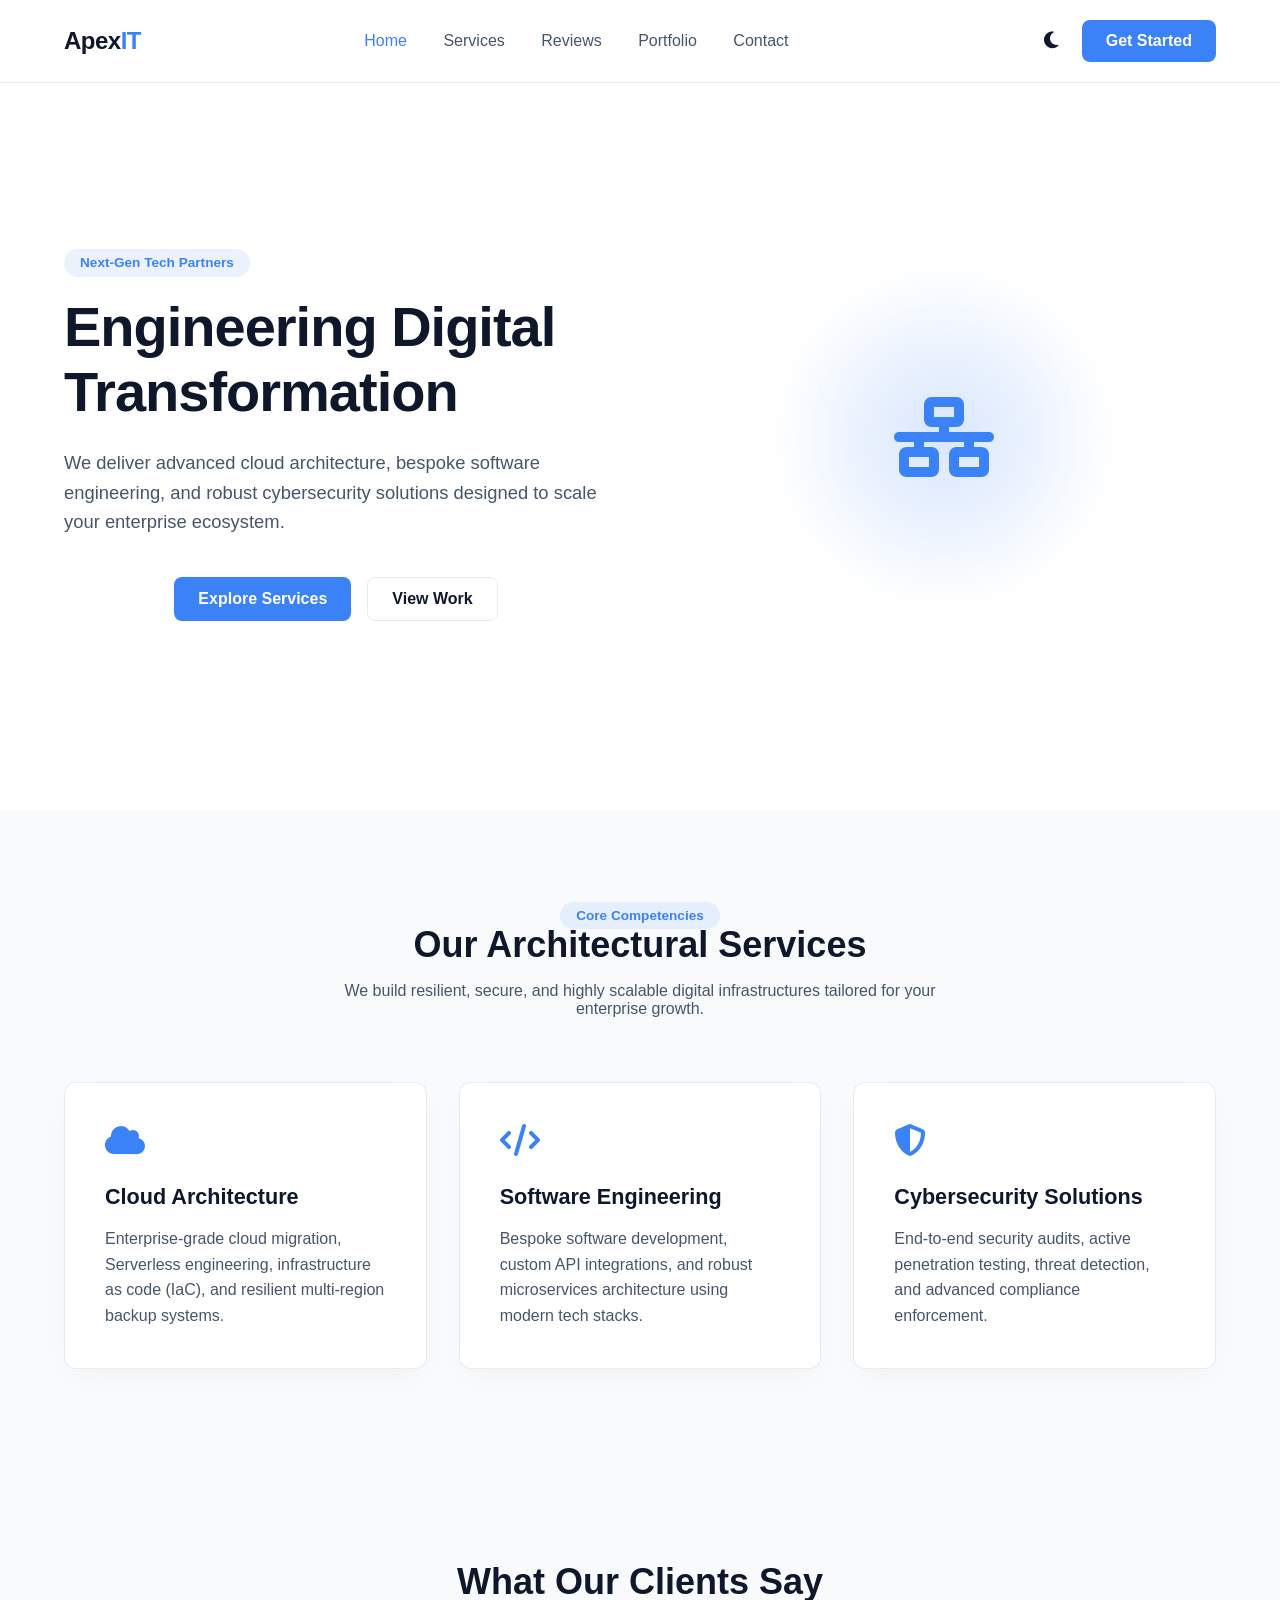
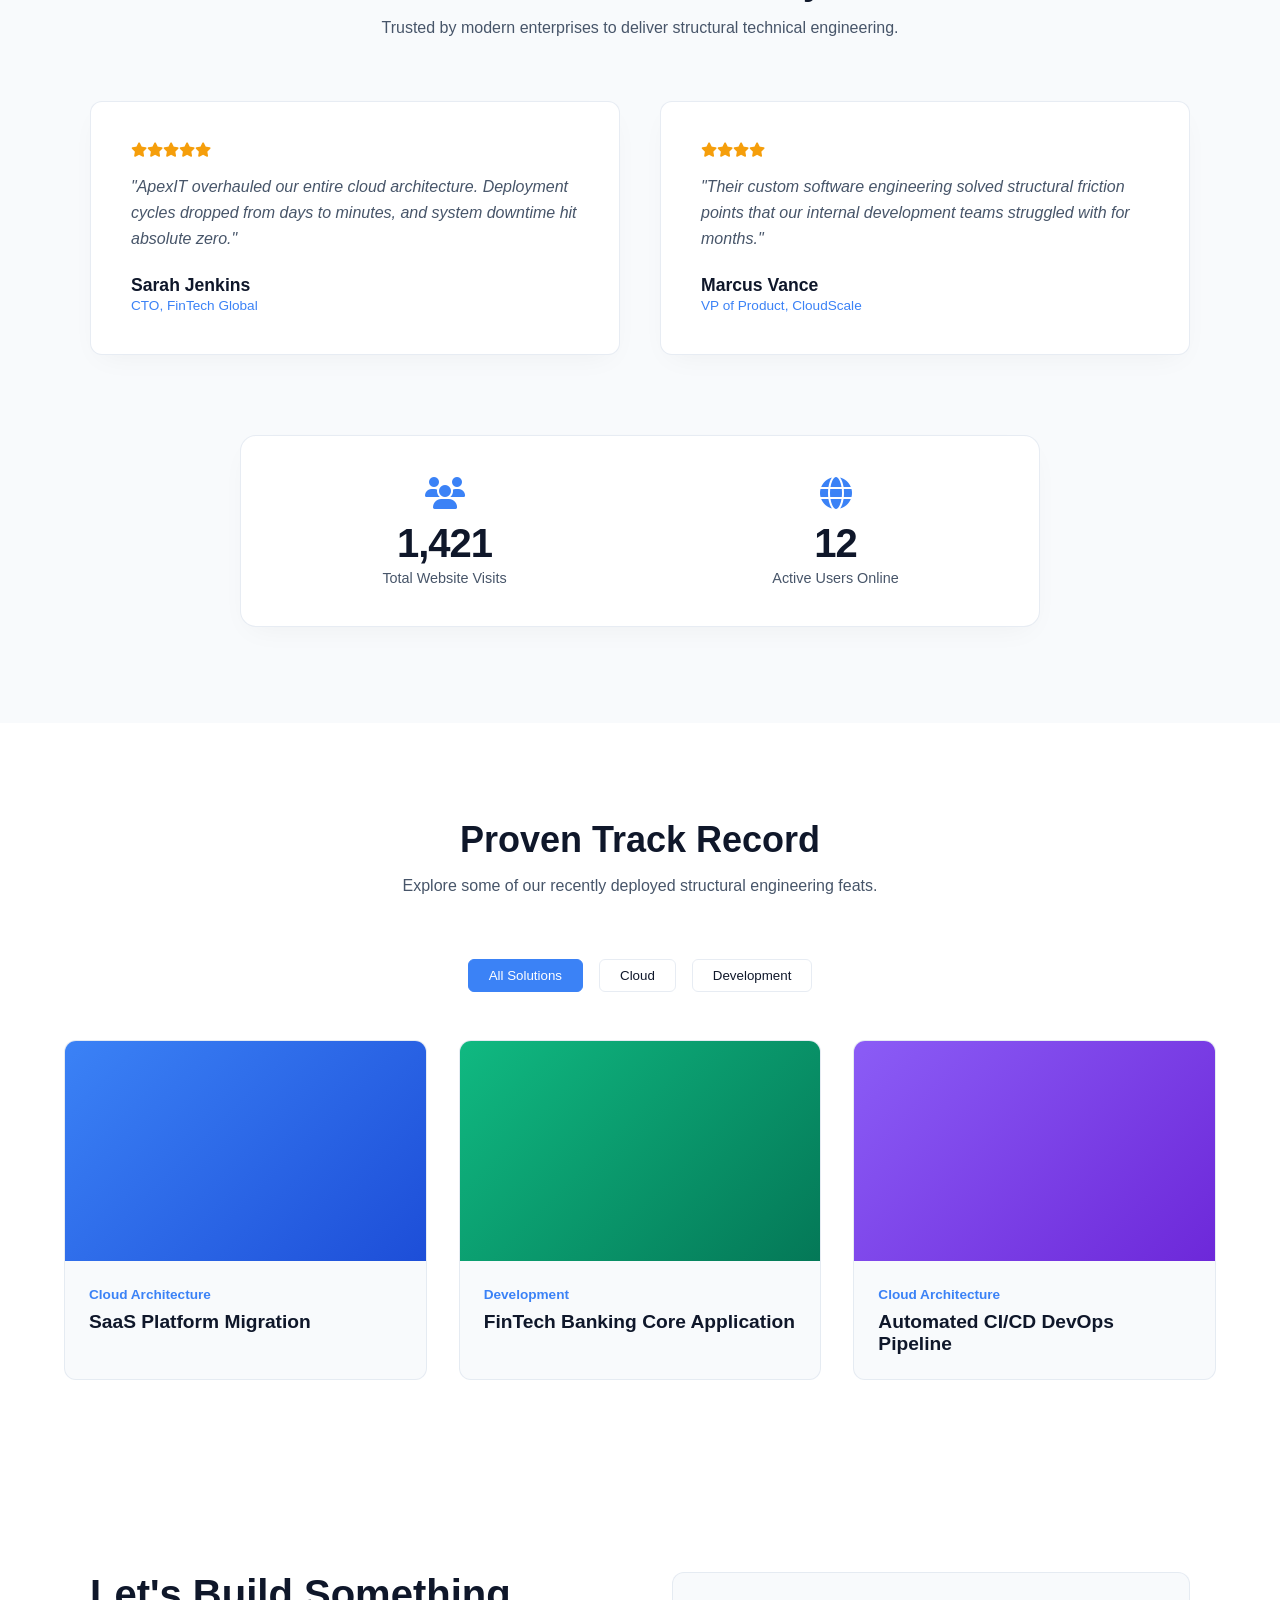
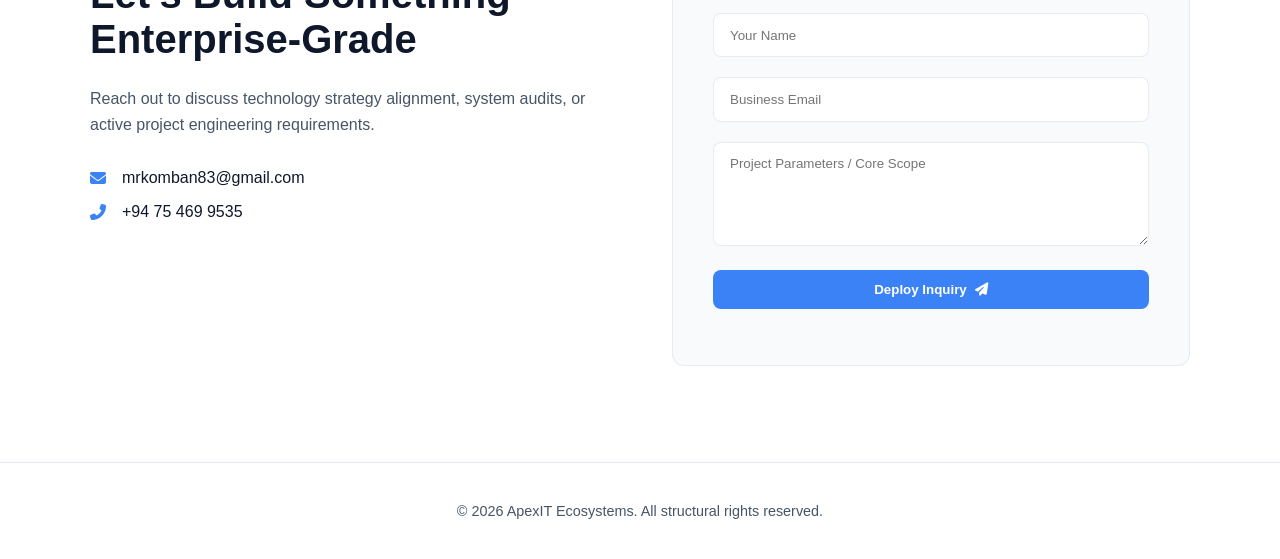
<file: index.html>
<!DOCTYPE html>
<html lang="en">
<head>
    <meta charset="UTF-8">
    <meta name="viewport" content="width=device-width, initial-scale=1.0">
    <title>ApexIT // Advanced Tech Solutions</title>
    <link rel="stylesheet" href="style.css">
    <link rel="stylesheet" href="https://cdnjs.cloudflare.com/ajax/libs/font-awesome/6.4.0/css/all.min.css">
</head>
<body>

    <header class="navbar">
        <div class="logo">Apex<span>IT</span></div>
        <nav class="nav-links">
            <a href="#hero" class="active">Home</a>
            <a href="#services">Services</a>
            <a href="#testimonials">Reviews</a>
            <a href="#portfolio">Portfolio</a>
            <a href="#contact">Contact</a>
        </nav>
        <div class="nav-actions">
            <button id="theme-toggle" aria-label="Toggle Dark Mode">
                <i class="fas fa-moon"></i>
            </button>
            <a href="#contact" class="btn btn-primary">Get Started</a>
            <button class="menu-toggle" aria-label="Open Menu">
                <i class="fas fa-bars"></i>
            </button>
        </div>
    </header>

    <section id="hero" class="hero-section">
        <div class="hero-content">
            <span class="badge">Next-Gen Tech Partners</span>
            <h1>Engineering Digital Transformation</h1>
            <p>We deliver advanced cloud architecture, bespoke software engineering, and robust cybersecurity solutions designed to scale your enterprise ecosystem.</p>
            <div class="hero-buttons">
                <a href="#services" class="btn btn-primary">Explore Services</a>
                <a href="#portfolio" class="btn btn-secondary">View Work</a>
            </div>
        </div>
        <div class="hero-visual">
            <div class="tech-glow-circle"></div>
            <i class="fas fa-network-wired floating-icon"></i>
        </div>
    </section>

    <!-- =======================================================
         New Interactive Services Section
         ======================================================= -->
    <section id="services" class="services-section">
        <div class="section-header">
            <span class="badge">Core Competencies</span>
            <h2>Our Architectural Services</h2>
            <p>We build resilient, secure, and highly scalable digital infrastructures tailored for your enterprise growth.</p>
        </div>
        <div class="services-grid">
            <!-- Service 1 -->
            <div class="service-card">
                <div class="service-icon"><i class="fas fa-cloud"></i></div>
                <h3>Cloud Architecture</h3>
                <p>Enterprise-grade cloud migration, Serverless engineering, infrastructure as code (IaC), and resilient multi-region backup systems.</p>
            </div>
            <!-- Service 2 -->
            <div class="service-card">
                <div class="service-icon"><i class="fas fa-code"></i></div>
                <h3>Software Engineering</h3>
                <p>Bespoke software development, custom API integrations, and robust microservices architecture using modern tech stacks.</p>
            </div>
            <!-- Service 3 -->
            <div class="service-card">
                <div class="service-icon"><i class="fas fa-shield-alt"></i></div>
                <h3>Cybersecurity Solutions</h3>
                <p>End-to-end security audits, active penetration testing, threat detection, and advanced compliance enforcement.</p>
            </div>
        </div>
    </section>

    <!-- New Testimonials & Live Stats Section -->
    <section id="testimonials" class="testimonials-section">
        <div class="section-header">
            <h2>What Our Clients Say</h2>
            <p>Trusted by modern enterprises to deliver structural technical engineering.</p>
        </div>
        
        <!-- Testimonials Grid -->
        <div class="testimonials-grid">
            <div class="testimonial-card">
                <div class="stars"><i class="fas fa-star"></i><i class="fas fa-star"></i><i class="fas fa-star"></i><i class="fas fa-star"></i><i class="fas fa-star"></i></div>
                <p>"ApexIT overhauled our entire cloud architecture. Deployment cycles dropped from days to minutes, and system downtime hit absolute zero."</p>
                <div class="client-info">
                    <h4>Sarah Jenkins</h4>
                    <span>CTO, FinTech Global</span>
                </div>
            </div>
            <div class="testimonial-card">
                <div class="stars"><i class="fas fa-star"></i><i class="fas fa-star"></i><i class="fas fa-star"></i><i class="fas fa-star"></i></div>
                <p>"Their custom software engineering solved structural friction points that our internal development teams struggled with for months."</p>
                <div class="client-info">
                    <h4>Marcus Vance</h4>
                    <span>VP of Product, CloudScale</span>
                </div>
            </div>
        </div>

        <!-- Live Website Performance Metrics Counter -->
        <div class="stats-container">
            <div class="stat-box">
                <div class="stat-icon"><i class="fas fa-users"></i></div>
                <div class="stat-number" id="visitor-count">1,420</div>
                <div class="stat-label">Total Website Visits</div>
            </div>
            <div class="stat-box">
                <div class="stat-icon pulse-icon"><i class="fas fa-globe"></i></div>
                <div class="stat-number" id="active-count">12</div>
                <div class="stat-label">Active Users Online</div>
            </div>
        </div>
    </section>

    <section id="portfolio" class="portfolio-section">
        <div class="section-header">
            <h2>Proven Track Record</h2>
            <p>Explore some of our recently deployed structural engineering feats.</p>
        </div>
        <div class="portfolio-filters">
            <button class="filter-btn active" data-filter="all">All Solutions</button>
            <button class="filter-btn" data-filter="cloud">Cloud</button>
            <button class="filter-btn" data-filter="dev">Development</button>
        </div>
        <div class="portfolio-grid">
            <div class="portfolio-item show" data-category="cloud">
                <div class="portfolio-img" style="background: linear-gradient(135deg, #3b82f6, #1d4ed8);"></div>
                <div class="portfolio-info">
                    <span>Cloud Architecture</span>
                    <h3>SaaS Platform Migration</h3>
                </div>
            </div>
            <div class="portfolio-item show" data-category="dev">
                <div class="portfolio-img" style="background: linear-gradient(135deg, #10b981, #047857);"></div>
                <div class="portfolio-info">
                    <span>Development</span>
                    <h3>FinTech Banking Core Application</h3>
                </div>
            </div>
            <div class="portfolio-item show" data-category="cloud">
                <div class="portfolio-img" style="background: linear-gradient(135deg, #8b5cf6, #6d28d9);"></div>
                <div class="portfolio-info">
                    <span>Cloud Architecture</span>
                    <h3>Automated CI/CD DevOps Pipeline</h3>
                </div>
            </div>
        </div>
    </section>

    <section id="contact" class="contact-section">
        <div class="contact-container">
            <div class="contact-info">
                <h2>Let's Build Something Enterprise-Grade</h2>
                <p>Reach out to discuss technology strategy alignment, system audits, or active project engineering requirements.</p>
                <div class="info-list">
                    <div class="info-item"><i class="fas fa-envelope"></i> mrkomban83@gmail.com</div>
                    <div class="info-item"><i class="fas fa-phone-alt"></i> +94 75 469 9535</div>
                </div>
            </div>
            <form id="contactForm" class="contact-form">
                <div class="form-group">
                    <input type="text" id="name" required placeholder="Your Name">
                </div>
                <div class="form-group">
                    <input type="email" id="email" required placeholder="Business Email">
                </div>
                <div class="form-group">
                    <textarea id="message" rows="5" required placeholder="Project Parameters / Core Scope"></textarea>
                </div>
                <button type="submit" class="btn btn-primary w-full">Deploy Inquiry <i class="fas fa-paper-plane"></i></button>
                <div id="formStatus" class="form-status"></div>
            </form>
        </div>
    </section>

    <footer>
        <p>&copy; 2026 ApexIT Ecosystems. All structural rights reserved.</p>
    </footer>

    <script src="popo2.js"></script>
</body>
</html>
</file>
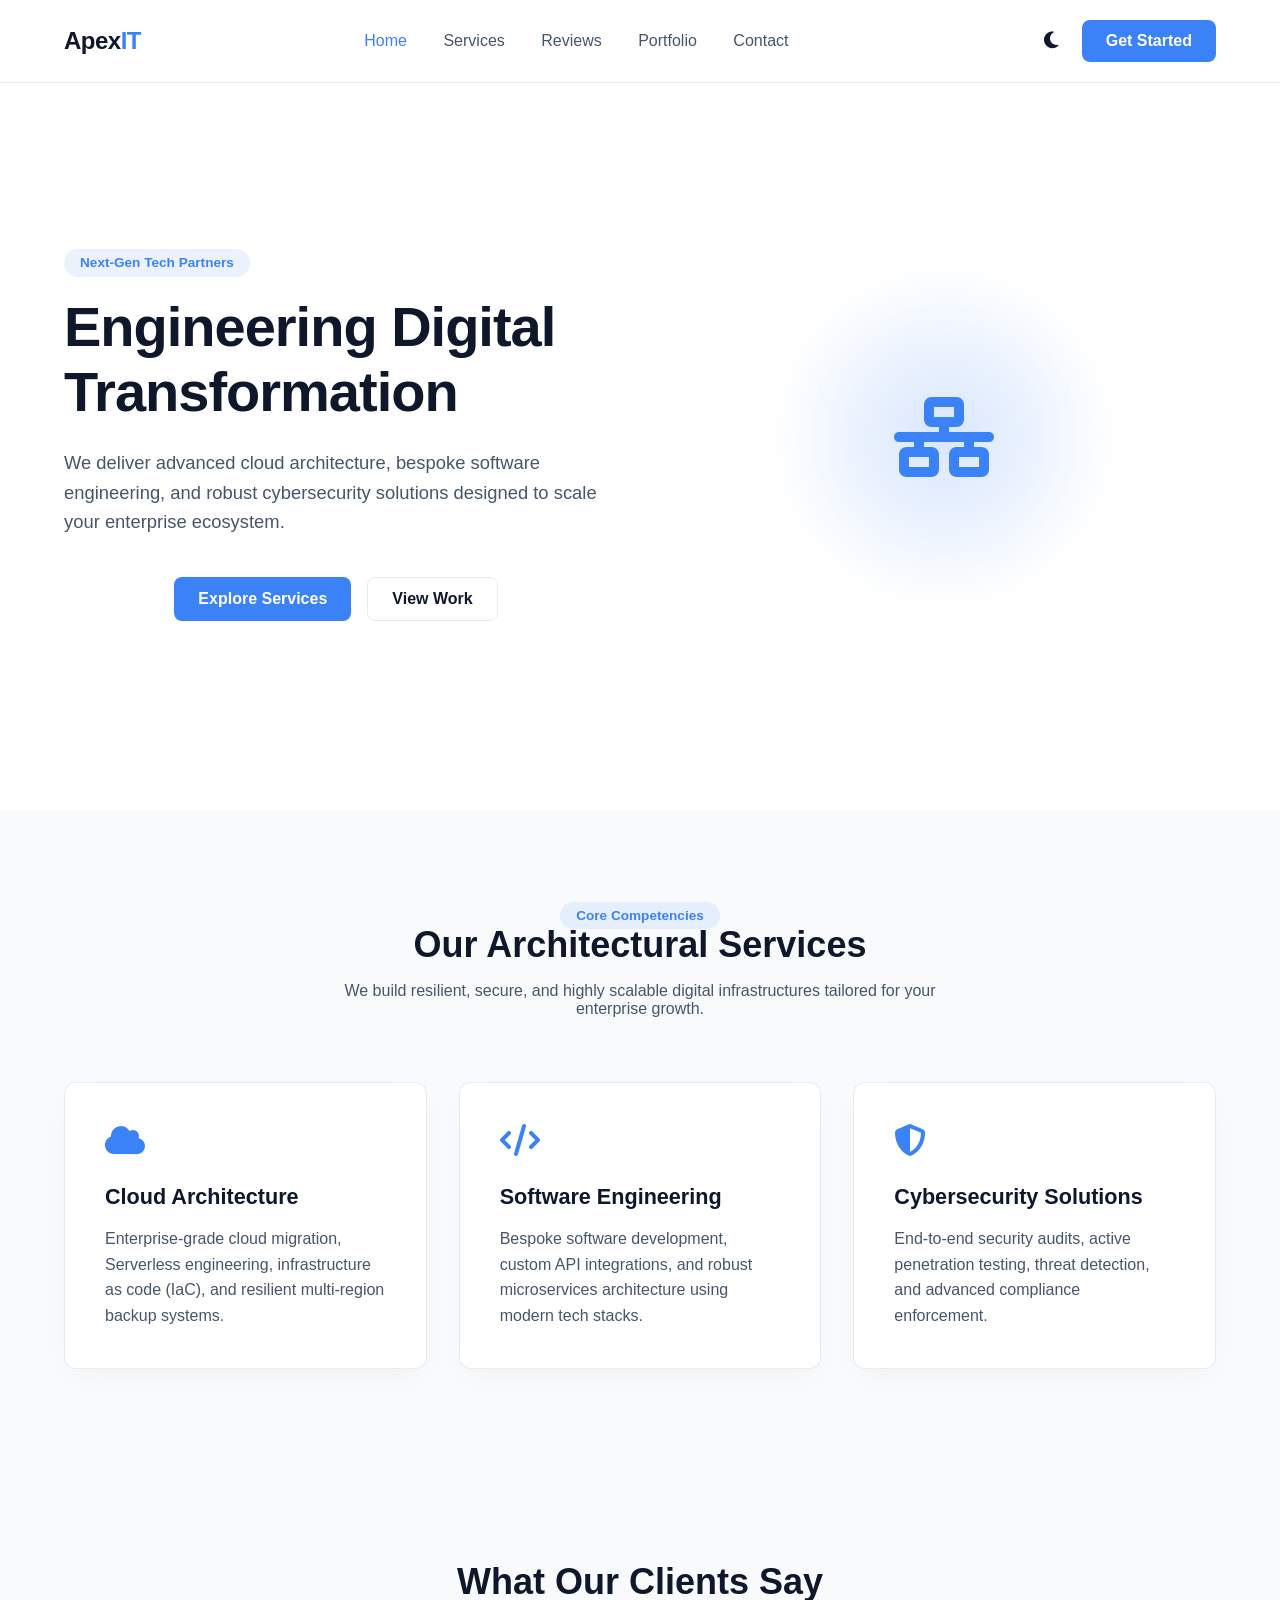
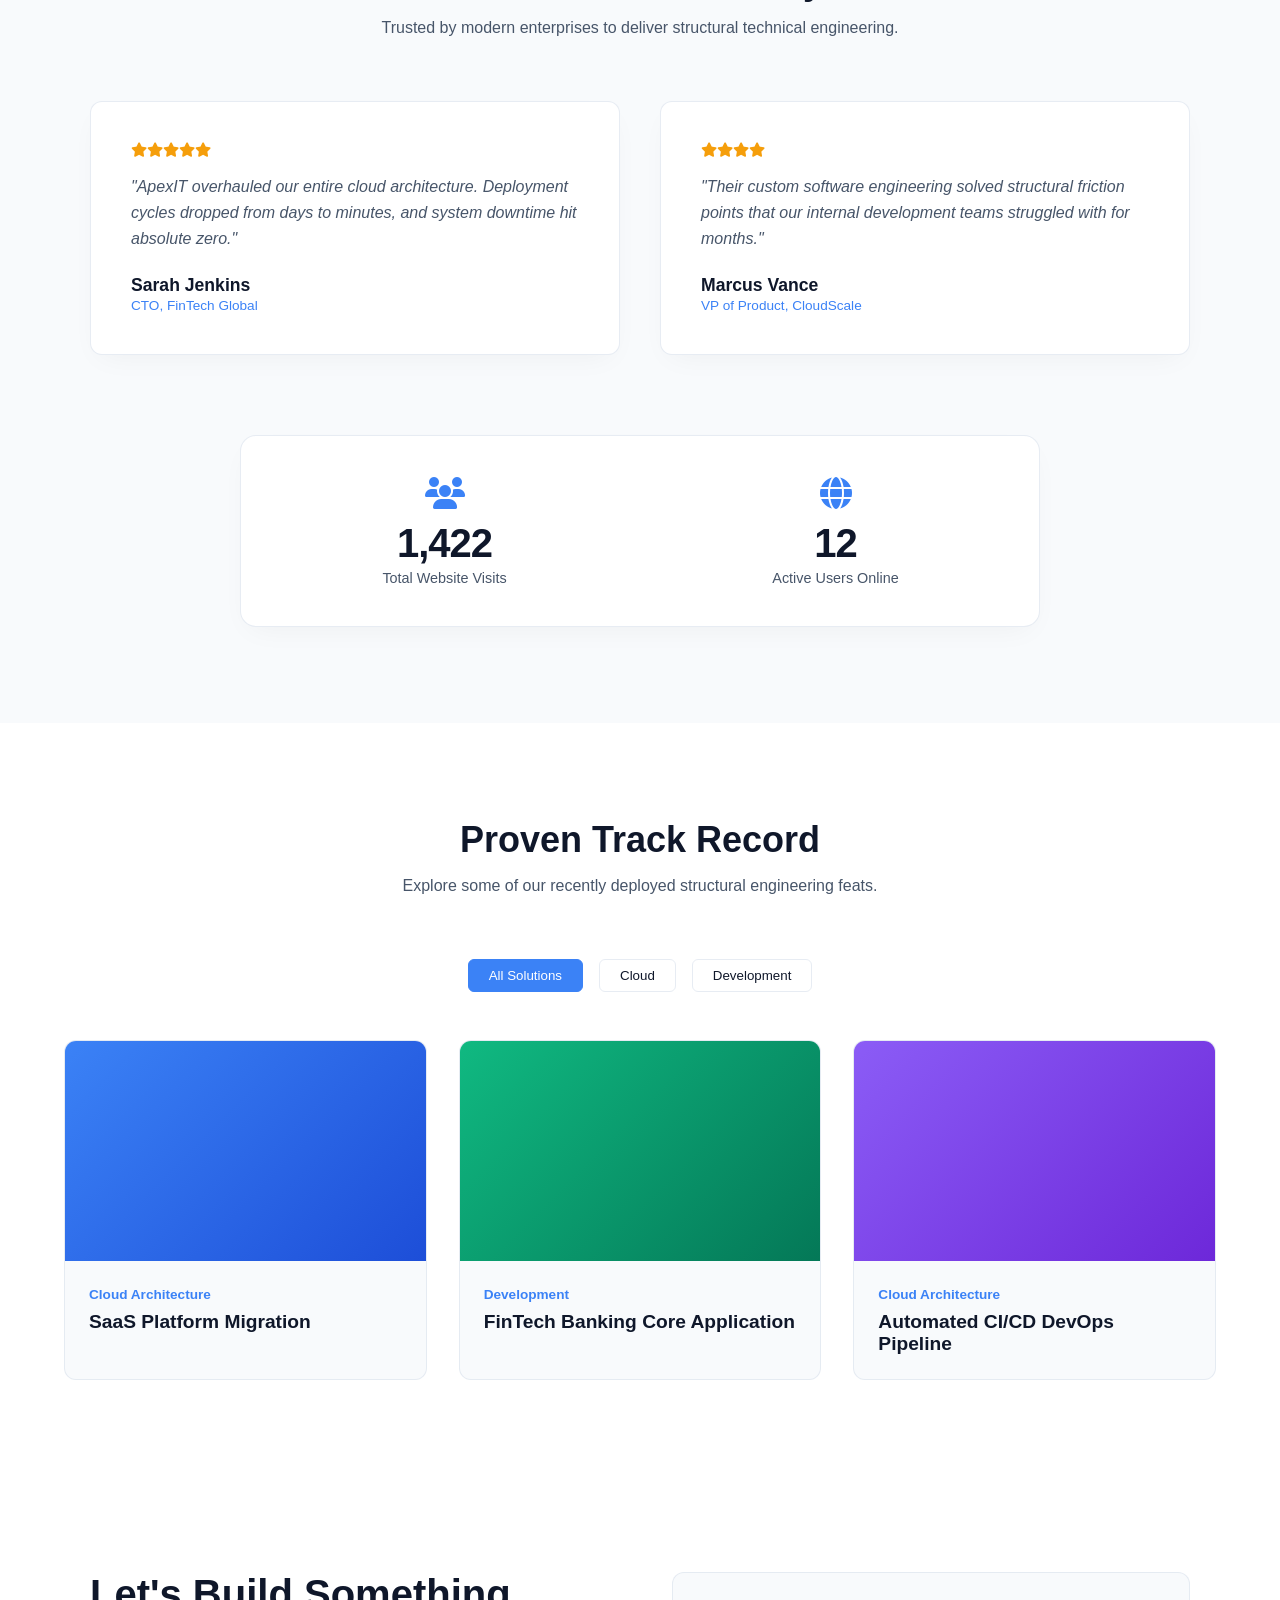
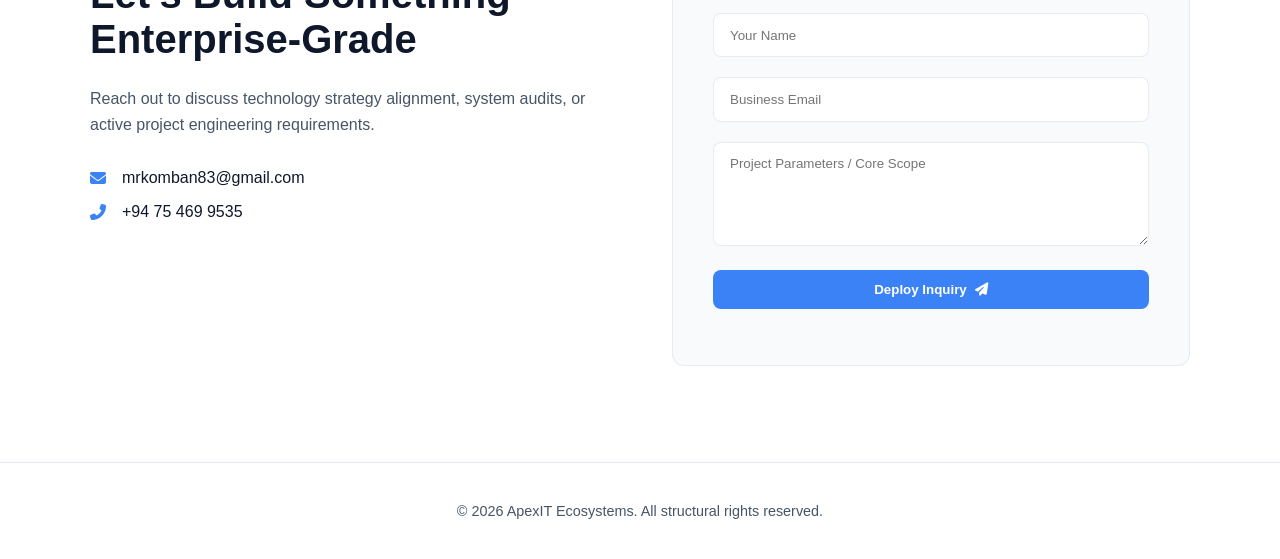
<file: index.html.html>
<!DOCTYPE html>
<html lang="en">
<head>
    <meta charset="UTF-8">
    <meta name="viewport" content="width=device-width, initial-scale=1.0">
    <title>ApexIT // Advanced Tech Solutions</title>
    <link rel="stylesheet" href="style.css">
    <link rel="stylesheet" href="https://cdnjs.cloudflare.com/ajax/libs/font-awesome/6.4.0/css/all.min.css">
</head>
<body>

    <header class="navbar">
        <div class="logo">Apex<span>IT</span></div>
        <nav class="nav-links">
            <a href="#hero" class="active">Home</a>
            <a href="#services">Services</a>
            <a href="#testimonials">Reviews</a>
            <a href="#portfolio">Portfolio</a>
            <a href="#contact">Contact</a>
        </nav>
        <div class="nav-actions">
            <button id="theme-toggle" aria-label="Toggle Dark Mode">
                <i class="fas fa-moon"></i>
            </button>
            <a href="#contact" class="btn btn-primary">Get Started</a>
            <button class="menu-toggle" aria-label="Open Menu">
                <i class="fas fa-bars"></i>
            </button>
        </div>
    </header>

    <section id="hero" class="hero-section">
        <div class="hero-content">
            <span class="badge">Next-Gen Tech Partners</span>
            <h1>Engineering Digital Transformation</h1>
            <p>We deliver advanced cloud architecture, bespoke software engineering, and robust cybersecurity solutions designed to scale your enterprise ecosystem.</p>
            <div class="hero-buttons">
                <a href="#services" class="btn btn-primary">Explore Services</a>
                <a href="#portfolio" class="btn btn-secondary">View Work</a>
            </div>
        </div>
        <div class="hero-visual">
            <div class="tech-glow-circle"></div>
            <i class="fas fa-network-wired floating-icon"></i>
        </div>
    </section>

    <!-- =======================================================
         New Interactive Services Section
         ======================================================= -->
    <section id="services" class="services-section">
        <div class="section-header">
            <span class="badge">Core Competencies</span>
            <h2>Our Architectural Services</h2>
            <p>We build resilient, secure, and highly scalable digital infrastructures tailored for your enterprise growth.</p>
        </div>
        <div class="services-grid">
            <!-- Service 1 -->
            <div class="service-card">
                <div class="service-icon"><i class="fas fa-cloud"></i></div>
                <h3>Cloud Architecture</h3>
                <p>Enterprise-grade cloud migration, Serverless engineering, infrastructure as code (IaC), and resilient multi-region backup systems.</p>
            </div>
            <!-- Service 2 -->
            <div class="service-card">
                <div class="service-icon"><i class="fas fa-code"></i></div>
                <h3>Software Engineering</h3>
                <p>Bespoke software development, custom API integrations, and robust microservices architecture using modern tech stacks.</p>
            </div>
            <!-- Service 3 -->
            <div class="service-card">
                <div class="service-icon"><i class="fas fa-shield-alt"></i></div>
                <h3>Cybersecurity Solutions</h3>
                <p>End-to-end security audits, active penetration testing, threat detection, and advanced compliance enforcement.</p>
            </div>
        </div>
    </section>

    <!-- New Testimonials & Live Stats Section -->
    <section id="testimonials" class="testimonials-section">
        <div class="section-header">
            <h2>What Our Clients Say</h2>
            <p>Trusted by modern enterprises to deliver structural technical engineering.</p>
        </div>
        
        <!-- Testimonials Grid -->
        <div class="testimonials-grid">
            <div class="testimonial-card">
                <div class="stars"><i class="fas fa-star"></i><i class="fas fa-star"></i><i class="fas fa-star"></i><i class="fas fa-star"></i><i class="fas fa-star"></i></div>
                <p>"ApexIT overhauled our entire cloud architecture. Deployment cycles dropped from days to minutes, and system downtime hit absolute zero."</p>
                <div class="client-info">
                    <h4>Sarah Jenkins</h4>
                    <span>CTO, FinTech Global</span>
                </div>
            </div>
            <div class="testimonial-card">
                <div class="stars"><i class="fas fa-star"></i><i class="fas fa-star"></i><i class="fas fa-star"></i><i class="fas fa-star"></i></div>
                <p>"Their custom software engineering solved structural friction points that our internal development teams struggled with for months."</p>
                <div class="client-info">
                    <h4>Marcus Vance</h4>
                    <span>VP of Product, CloudScale</span>
                </div>
            </div>
        </div>

        <!-- Live Website Performance Metrics Counter -->
        <div class="stats-container">
            <div class="stat-box">
                <div class="stat-icon"><i class="fas fa-users"></i></div>
                <div class="stat-number" id="visitor-count">1,420</div>
                <div class="stat-label">Total Website Visits</div>
            </div>
            <div class="stat-box">
                <div class="stat-icon pulse-icon"><i class="fas fa-globe"></i></div>
                <div class="stat-number" id="active-count">12</div>
                <div class="stat-label">Active Users Online</div>
            </div>
        </div>
    </section>

    <section id="portfolio" class="portfolio-section">
        <div class="section-header">
            <h2>Proven Track Record</h2>
            <p>Explore some of our recently deployed structural engineering feats.</p>
        </div>
        <div class="portfolio-filters">
            <button class="filter-btn active" data-filter="all">All Solutions</button>
            <button class="filter-btn" data-filter="cloud">Cloud</button>
            <button class="filter-btn" data-filter="dev">Development</button>
        </div>
        <div class="portfolio-grid">
            <div class="portfolio-item show" data-category="cloud">
                <div class="portfolio-img" style="background: linear-gradient(135deg, #3b82f6, #1d4ed8);"></div>
                <div class="portfolio-info">
                    <span>Cloud Architecture</span>
                    <h3>SaaS Platform Migration</h3>
                </div>
            </div>
            <div class="portfolio-item show" data-category="dev">
                <div class="portfolio-img" style="background: linear-gradient(135deg, #10b981, #047857);"></div>
                <div class="portfolio-info">
                    <span>Development</span>
                    <h3>FinTech Banking Core Application</h3>
                </div>
            </div>
            <div class="portfolio-item show" data-category="cloud">
                <div class="portfolio-img" style="background: linear-gradient(135deg, #8b5cf6, #6d28d9);"></div>
                <div class="portfolio-info">
                    <span>Cloud Architecture</span>
                    <h3>Automated CI/CD DevOps Pipeline</h3>
                </div>
            </div>
        </div>
    </section>

    <section id="contact" class="contact-section">
        <div class="contact-container">
            <div class="contact-info">
                <h2>Let's Build Something Enterprise-Grade</h2>
                <p>Reach out to discuss technology strategy alignment, system audits, or active project engineering requirements.</p>
                <div class="info-list">
                    <div class="info-item"><i class="fas fa-envelope"></i> mrkomban83@gmail.com</div>
                    <div class="info-item"><i class="fas fa-phone-alt"></i> +94 75 469 9535</div>
                </div>
            </div>
            <form id="contactForm" class="contact-form">
                <div class="form-group">
                    <input type="text" id="name" required placeholder="Your Name">
                </div>
                <div class="form-group">
                    <input type="email" id="email" required placeholder="Business Email">
                </div>
                <div class="form-group">
                    <textarea id="message" rows="5" required placeholder="Project Parameters / Core Scope"></textarea>
                </div>
                <button type="submit" class="btn btn-primary w-full">Deploy Inquiry <i class="fas fa-paper-plane"></i></button>
                <div id="formStatus" class="form-status"></div>
            </form>
        </div>
    </section>

    <footer>
        <p>&copy; 2026 ApexIT Ecosystems. All structural rights reserved.</p>
    </footer>

    <script src="popo2.js"></script>
</body>
</html>
</file>
<file: style.css>
/* Custom Design Ecosystem Tokens */
:root {
    --bg-primary: #ffffff;
    --bg-secondary: #f8fafc;
    --bg-navbar: rgba(255, 255, 255, 0.85);
    --text-primary: #0f172a;
    --text-secondary: #475569;
    --accent-color: #3b82f6;
    --accent-hover: #1d4ed8;
    --card-border: rgba(226, 232, 240, 0.8);
    --shadow: 0 10px 30px -10px rgba(0, 0, 0, 0.05);
    --transition: all 0.3s cubic-bezier(0.4, 0, 0.2, 1);
}

[data-theme="dark"] {
    --bg-primary: #0b0f19;
    --bg-secondary: #111827;
    --bg-navbar: rgba(11, 15, 25, 0.85);
    --text-primary: #f8fafc;
    --text-secondary: #94a3b8;
    --accent-color: #3b82f6;
    --accent-hover: #60a5fa;
    --card-border: rgba(31, 41, 55, 0.6);
    --shadow: 0 10px 30px -10px rgba(0, 0, 0, 0.5);
}

/* Global Structures */
* {
    margin: 0;
    padding: 0;
    box-sizing: border-box;
    scroll-behavior: smooth;
    font-family: 'Segoe UI', Tahoma, Geneva, Verdana, sans-serif;
}

body {
    background-color: var(--bg-primary);
    color: var(--text-primary);
    transition: var(--transition);
    overflow-x: hidden;
}

/* Nav Interface */
.navbar {
    position: fixed;
    top: 0;
    left: 0;
    width: 100%;
    display: flex;
    justify-content: space-between;
    align-items: center;
    padding: 1.25rem 5%;
    background-color: var(--bg-navbar);
    backdrop-filter: blur(12px);
    border-bottom: 1px solid var(--card-border);
    z-index: 1000;
    transition: var(--transition);
}

.logo {
    font-size: 1.5rem;
    font-weight: 800;
    letter-spacing: -0.5px;
}
.logo span { color: var(--accent-color); }

.nav-links a {
    text-decoration: none;
    color: var(--text-secondary);
    font-weight: 500;
    margin-right: 2rem;
    transition: var(--transition);
}
.nav-links a:hover, .nav-links a.active {
    color: var(--accent-color);
}

.nav-actions {
    display: flex;
    align-items: center;
    gap: 1.5rem;
}

#theme-toggle {
    background: none;
    border: none;
    font-size: 1.2rem;
    cursor: pointer;
    color: var(--text-primary);
    transition: var(--transition);
}

.menu-toggle {
    display: none;
    background: none;
    border: none;
    font-size: 1.5rem;
    color: var(--text-primary);
    cursor: pointer;
}

/* UI Components */
.btn {
    display: inline-flex;
    align-items: center;
    gap: 0.5rem;
    padding: 0.75rem 1.5rem;
    border-radius: 8px;
    font-weight: 600;
    text-decoration: none;
    transition: var(--transition);
    cursor: pointer;
}
.btn-primary { background: var(--accent-color); color: #fff; border: none; }
.btn-primary:hover { background: var(--accent-hover); }
.btn-secondary { background: transparent; color: var(--text-primary); border: 1px solid var(--card-border); }
.btn-secondary:hover { background: var(--bg-secondary); }
.w-full { width: 100%; justify-content: center; }

/* Hero Core */
.hero-section {
    padding: 10rem 5% 6rem;
    display: grid;
    grid-template-columns: 1fr 1fr;
    align-items: center;
    gap: 4rem;
    min-height: 90vh;
}

.badge {
    background: rgba(59, 130, 246, 0.1);
    color: var(--accent-color);
    padding: 0.4rem 1rem;
    border-radius: 20px;
    font-size: 0.85rem;
    font-weight: 600;
}

.hero-content h1 {
    font-size: 3.5rem;
    line-height: 1.15;
    margin: 1.5rem 0;
    font-weight: 800;
    letter-spacing: -1px;
}

.hero-content p {
    color: var(--text-secondary);
    font-size: 1.15rem;
    line-height: 1.6;
    margin-bottom: 2.5rem;
}

.hero-buttons { display: flex; gap: 1rem; }

.hero-visual {
    position: relative;
    display: flex;
    justify-content: center;
    align-items: center;
}

.tech-glow-circle {
    width: 350px;
    height: 350px;
    background: radial-gradient(circle, rgba(59,130,246,0.2) 0%, rgba(0,0,0,0) 70%);
    border-radius: 50%;
}

.floating-icon {
    position: absolute;
    font-size: 5rem;
    color: var(--accent-color);
    animation: float 4s ease-in-out infinite;
}

@keyframes float {
    0%, 100% { transform: translateY(0); }
    50% { transform: translateY(-20px); }
}

/* Sections Structure */
.services-section, .portfolio-section, .contact-section {
    padding: 6rem 5%;
    background-color: var(--bg-primary);
}
.services-section { background-color: var(--bg-secondary); }

.section-header {
    text-align: center;
    max-width: 600px;
    margin: 0 auto 4rem;
}
.section-header h2 { font-size: 2.25rem; font-weight: 800; margin-bottom: 1rem; }
.section-header p { color: var(--text-secondary); }

/* Grid Layouts */
.services-grid {
    display: grid;
    grid-template-columns: repeat(auto-fit, minmax(300px, 1fr));
    gap: 2rem;
}

.service-card {
    background: var(--bg-primary);
    padding: 2.5rem;
    border-radius: 12px;
    border: 1px solid var(--card-border);
    box-shadow: var(--shadow);
    transition: var(--transition);
}
.service-card:hover { transform: translateY(-5px); border-color: var(--accent-color); }

.service-icon {
    font-size: 2rem;
    color: var(--accent-color);
    margin-bottom: 1.5rem;
}
.service-card h3 { margin-bottom: 1rem; font-size: 1.35rem; }
.service-card p { color: var(--text-secondary); line-height: 1.6; }

/* Portfolio Logic */
.portfolio-filters {
    display: flex;
    justify-content: center;
    gap: 1rem;
    margin-bottom: 3rem;
}
.filter-btn {
    background: none;
    border: 1px solid var(--card-border);
    padding: 0.5rem 1.25rem;
    border-radius: 6px;
    cursor: pointer;
    color: var(--text-primary);
    font-weight: 500;
    transition: var(--transition);
}
.filter-btn.active, .filter-btn:hover {
    background: var(--accent-color);
    color: white;
    border-color: var(--accent-color);
}

.portfolio-grid {
    display: grid;
    grid-template-columns: repeat(auto-fit, minmax(320px, 1fr));
    gap: 2rem;
}
.portfolio-item {
    background: var(--bg-secondary);
    border-radius: 12px;
    overflow: hidden;
    border: 1px solid var(--card-border);
    display: none;
    opacity: 0;
    transform: scale(0.95);
    transition: opacity 0.4s ease, transform 0.4s ease;
}
.portfolio-item.show {
    display: block;
    opacity: 1;
    transform: scale(1);
}
.portfolio-img { height: 220px; }
.portfolio-info { padding: 1.5rem; }
.portfolio-info span { font-size: 0.85rem; color: var(--accent-color); font-weight: 600; }
.portfolio-info h3 { margin-top: 0.5rem; font-size: 1.2rem; }

/* Interactive Contact Layer */
.contact-container {
    display: grid;
    grid-template-columns: 1fr 1fr;
    gap: 4rem;
    max-width: 1100px;
    margin: 0 auto;
}
.contact-info h2 { font-size: 2.5rem; font-weight: 800; margin-bottom: 1.5rem; }
.contact-info p { color: var(--text-secondary); margin-bottom: 2rem; line-height: 1.6; }
.info-list { display: flex; flex-direction: column; gap: 1rem; }
.info-item { display: flex; align-items: center; gap: 1rem; font-weight: 500; }
.info-item i { color: var(--accent-color); }

.contact-form {
    background: var(--bg-secondary);
    padding: 2.5rem;
    border-radius: 12px;
    border: 1px solid var(--card-border);
}
.form-group { margin-bottom: 1.25rem; }
.form-group input, .form-group textarea {
    width: 100%;
    padding: 0.85rem 1rem;
    background: var(--bg-primary);
    border: 1px solid var(--card-border);
    outline: none;
    border-radius: 8px;
    color: var(--text-primary);
    transition: var(--transition);
}
.form-group input:focus, .form-group textarea:focus { border-color: var(--accent-color); }
.form-status { margin-top: 1rem; font-size: 0.9rem; font-weight: 500; text-align: center; }

/* Structural Footer */
footer {
    text-align: center;
    padding: 2.5rem 5%;
    border-top: 1px solid var(--card-border);
    color: var(--text-secondary);
    font-size: 0.9rem;
}

/* Testimonials & Live Stats Layouts */
.testimonials-section {
    padding: 6rem 5%;
    background-color: var(--bg-secondary);
}

.testimonials-grid {
    display: grid;
    grid-template-columns: repeat(auto-fit, minmax(300px, 1fr));
    gap: 2.5rem;
    max-width: 1100px;
    margin: 0 auto 5rem;
}

.testimonial-card {
    background: var(--bg-primary);
    padding: 2.5rem;
    border-radius: 12px;
    border: 1px solid var(--card-border);
    box-shadow: var(--shadow);
    transition: var(--transition);
}

.testimonial-card:hover {
    transform: translateY(-5px);
    border-color: var(--accent-color);
}

.stars {
    color: #f59e0b; /* Premium Gold color */
    margin-bottom: 1rem;
    font-size: 0.9rem;
}

.testimonial-card p {
    color: var(--text-secondary);
    font-style: italic;
    line-height: 1.6;
    margin-bottom: 1.5rem;
}

.client-info h4 {
    font-size: 1.1rem;
    font-weight: 700;
    color: var(--text-primary);
}

.client-info span {
    font-size: 0.85rem;
    color: var(--accent-color);
    font-weight: 500;
}

/* Stats Counter Grid Structure */
.stats-container {
    display: flex;
    justify-content: center;
    gap: 4rem;
    max-width: 800px;
    margin: 0 auto;
    background: var(--bg-primary);
    padding: 2.5rem;
    border-radius: 16px;
    border: 1px solid var(--card-border);
    box-shadow: var(--shadow);
}

.stat-box {
    text-align: center;
    flex: 1;
}

.stat-icon {
    font-size: 2rem;
    color: var(--accent-color);
    margin-bottom: 0.5rem;
}

.stat-number {
    font-size: 2.5rem;
    font-weight: 800;
    color: var(--text-primary);
    letter-spacing: -1px;
}

.stat-label {
    font-size: 0.9rem;
    color: var(--text-secondary);
    font-weight: 500;
    margin-top: 0.25rem;
}

/* Active pulse animation for users online */
.pulse-icon i {
    animation: beacon 2s infinite ease-in-out;
}

@keyframes beacon {
    0%, 100% { opacity: 1; transform: scale(1); }
    50% { opacity: 0.6; transform: scale(1.05); }
}

@media (max-width: 600px) {
    .stats-container { flex-direction: column; gap: 2.5rem; }
}

/* =======================================================
   Advanced 3D Moving Video Background Architecture
   ======================================================= */
.hero-section.text-center-hero {
    position: relative;
    display: flex;
    justify-content: center;
    align-items: center;
    text-align: center;
    min-height: 95vh;
    padding: 0 10%;
    overflow: hidden;
    background-color: var(--bg-primary);
}

.video-bg-container {
    position: absolute;
    top: -10%;
    left: -10%;
    width: 120%;
    height: 120%;
    z-index: 1;
    /* Mouse parallax response interpolation */
    transition: transform 0.2s cubic-bezier(0.25, 1, 0.5, 1);
    pointer-events: none;
}

#techLoopVideo {
    width: 100%;
    height: 100%;
    object-fit: cover; /* Video ratio crop handling */
    opacity: 0.3; /* Light mode metrics brightness tracking */
}

[data-theme="dark"] #techLoopVideo {
    opacity: 0.18; /* Dark mode parameters grid balance mask */
}

#techMatrixCanvas {
    position: absolute;
    width: 100%;
    height: 100%;
    top: 0;
    left: 0;
    z-index: 2;
    pointer-events: none;
}

.centered-content {
    position: relative;
    z-index: 4;
    max-width: 800px;
    margin: 0 auto;
    background: rgba(255, 255, 255, 0.7);
    padding: 3rem;
    border-radius: 24px;
    backdrop-filter: blur(20px);
    border: 1px solid rgba(255, 255, 255, 0.4);
    box-shadow: 0 20px 50px rgba(0, 0, 0, 0.05);
}

[data-theme="dark"] .centered-content {
    background: rgba(11, 15, 25, 0.7);
    border: 1px solid rgba(255, 255, 255, 0.03);
    box-shadow: 0 20px 50px rgba(0, 0, 0, 0.4);
}

.hero-buttons {
    justify-content: center;
    margin-top: 2rem;
}

/* =======================================================
   Advanced Video Background Real Layout Styles
   ======================================================= */
.hero-section.text-center-hero {
    position: relative;
    display: flex;
    justify-content: center;
    align-items: center;
    text-align: center;
    min-height: 95vh;
    padding: 0 10%;
    overflow: hidden;
    background-color: var(--bg-primary);
}

.video-bg-container {
    position: absolute;
    top: -10%;
    left: -10%;
    width: 120%;
    height: 120%;
    z-index: 1;
    transition: transform 0.2s cubic-bezier(0.25, 1, 0.5, 1);
    pointer-events: none;
}

#techLoopVideo {
    width: 100%;
    height: 100%;
    object-fit: cover;
    opacity: 0.35; /* வீடியோ எவ்வளவு பிரைட்டா தெரியணும்ங்கிற அளவு */
}

[data-theme="dark"] #techLoopVideo {
    opacity: 0.18; /* டார்க் மோடுக்கு தகுந்த மாதிரி வீடியோ கலர் அட்ஜஸ்ட்மென்ட் */
}

#techMatrixCanvas {
    position: absolute;
    width: 100%;
    height: 100%;
    top: 0;
    left: 0;
    z-index: 2;
    pointer-events: none;
}

.centered-content {
    position: relative;
    z-index: 4;
    max-width: 800px;
    margin: 0 auto;
    background: rgba(255, 255, 255, 0.72);
    padding: 3rem;
    border-radius: 24px;
    backdrop-filter: blur(20px);
    border: 1px solid rgba(255, 255, 255, 0.4);
    box-shadow: 0 20px 50px rgba(0, 0, 0, 0.05);
}

[data-theme="dark"] .centered-content {
    background: rgba(11, 15, 25, 0.72);
    border: 1px solid rgba(255, 255, 255, 0.03);
    box-shadow: 0 20px 50px rgba(0, 0, 0, 0.4);
}

.hero-buttons {
    justify-content: center;
    margin-top: 2rem;
}

/* Responsive Adaptive Layer */
@media (max-width: 968px) {
    .hero-section, .contact-container { grid-template-columns: 1fr; }
    .hero-section { text-align: center; padding-top: 8rem; }
    .hero-buttons { justify-content: center; }
    .menu-toggle { display: block; }
    .nav-links {
        display: none;
        position: absolute;
        top: 100%; left: 0; width: 100%;
        background: var(--bg-primary);
        flex-direction: column;
        padding: 2rem;
        border-bottom: 1px solid var(--card-border);
    }
    .nav-links.active { display: flex; }
    .nav-links a { margin: 1rem 0; }
}
</file>
